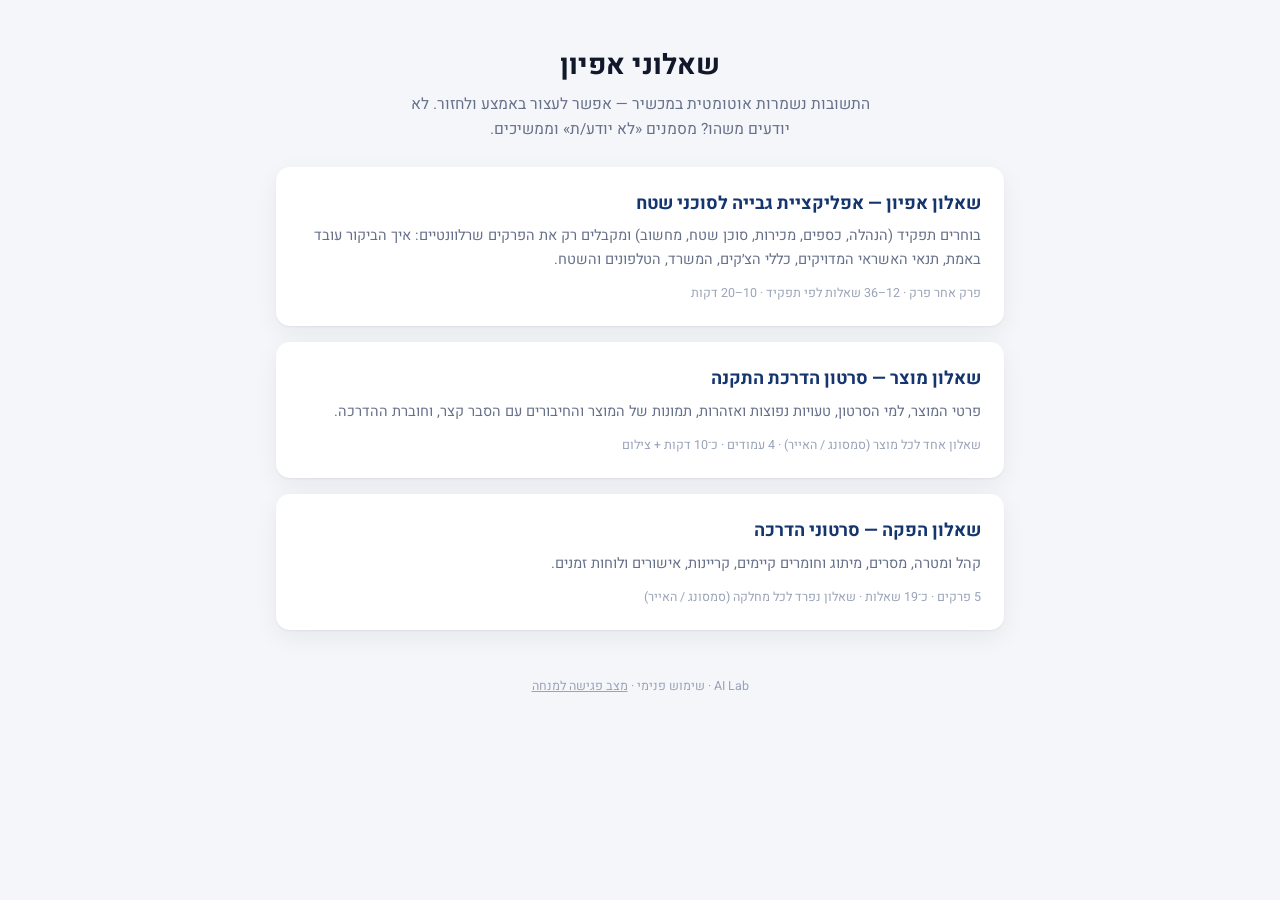
<file: index.html>
<!DOCTYPE html>
<html lang="he" dir="rtl">
<head>
<meta charset="utf-8">
<meta name="viewport" content="width=device-width, initial-scale=1">
<meta name="robots" content="noindex, nofollow">
<title>שאלוני לקוח — AI Lab</title>
<link rel="preconnect" href="https://fonts.googleapis.com">
<link rel="preconnect" href="https://fonts.gstatic.com" crossorigin>
<link href="https://fonts.googleapis.com/css2?family=Heebo:wght@400;500;600;800&display=swap" rel="stylesheet">
<link rel="stylesheet" href="shared.css">
</head>
<body>

<div class="wrap">
  <div class="hero">
    <h1>שאלוני אפיון</h1>
    <p>התשובות נשמרות אוטומטית במכשיר — אפשר לעצור באמצע ולחזור. לא יודעים משהו? מסמנים «לא יודע/ת» וממשיכים.</p>
  </div>

  <a class="card-link" href="app-spec.html">
    <h3>שאלון אפיון — אפליקציית גבייה לסוכני שטח</h3>
    <p>בוחרים תפקיד (הנהלה, כספים, מכירות, סוכן שטח, מחשוב) ומקבלים רק את הפרקים שרלוונטיים: איך הביקור עובד באמת, תנאי האשראי המדויקים, כללי הצ׳קים, המשרד, הטלפונים והשטח.</p>
    <p class="meta">פרק אחר פרק · 12–36 שאלות לפי תפקיד · 10–20 דקות</p>
  </a>

  <a class="card-link" href="install-video.html">
    <h3>שאלון מוצר — סרטון הדרכת התקנה</h3>
    <p>פרטי המוצר, למי הסרטון, טעויות נפוצות ואזהרות, תמונות של המוצר והחיבורים עם הסבר קצר, וחוברת ההדרכה.</p>
    <p class="meta">שאלון אחד לכל מוצר (סמסונג / האייר) · 4 עמודים · כ־10 דקות + צילום</p>
  </a>

  <a class="card-link" href="videos.html">
    <h3>שאלון הפקה — סרטוני הדרכה</h3>
    <p>קהל ומטרה, מסרים, מיתוג וחומרים קיימים, קריינות, אישורים ולוחות זמנים.</p>
    <p class="meta">5 פרקים · כ־19 שאלות · שאלון נפרד לכל מחלקה (סמסונג / האייר)</p>
  </a>

  <p class="footer">AI Lab · שימוש פנימי · <a href="app-spec.html?mode=meeting" style="color:inherit">מצב פגישה למנחה</a></p>
</div>

</body>
</html>
</file>
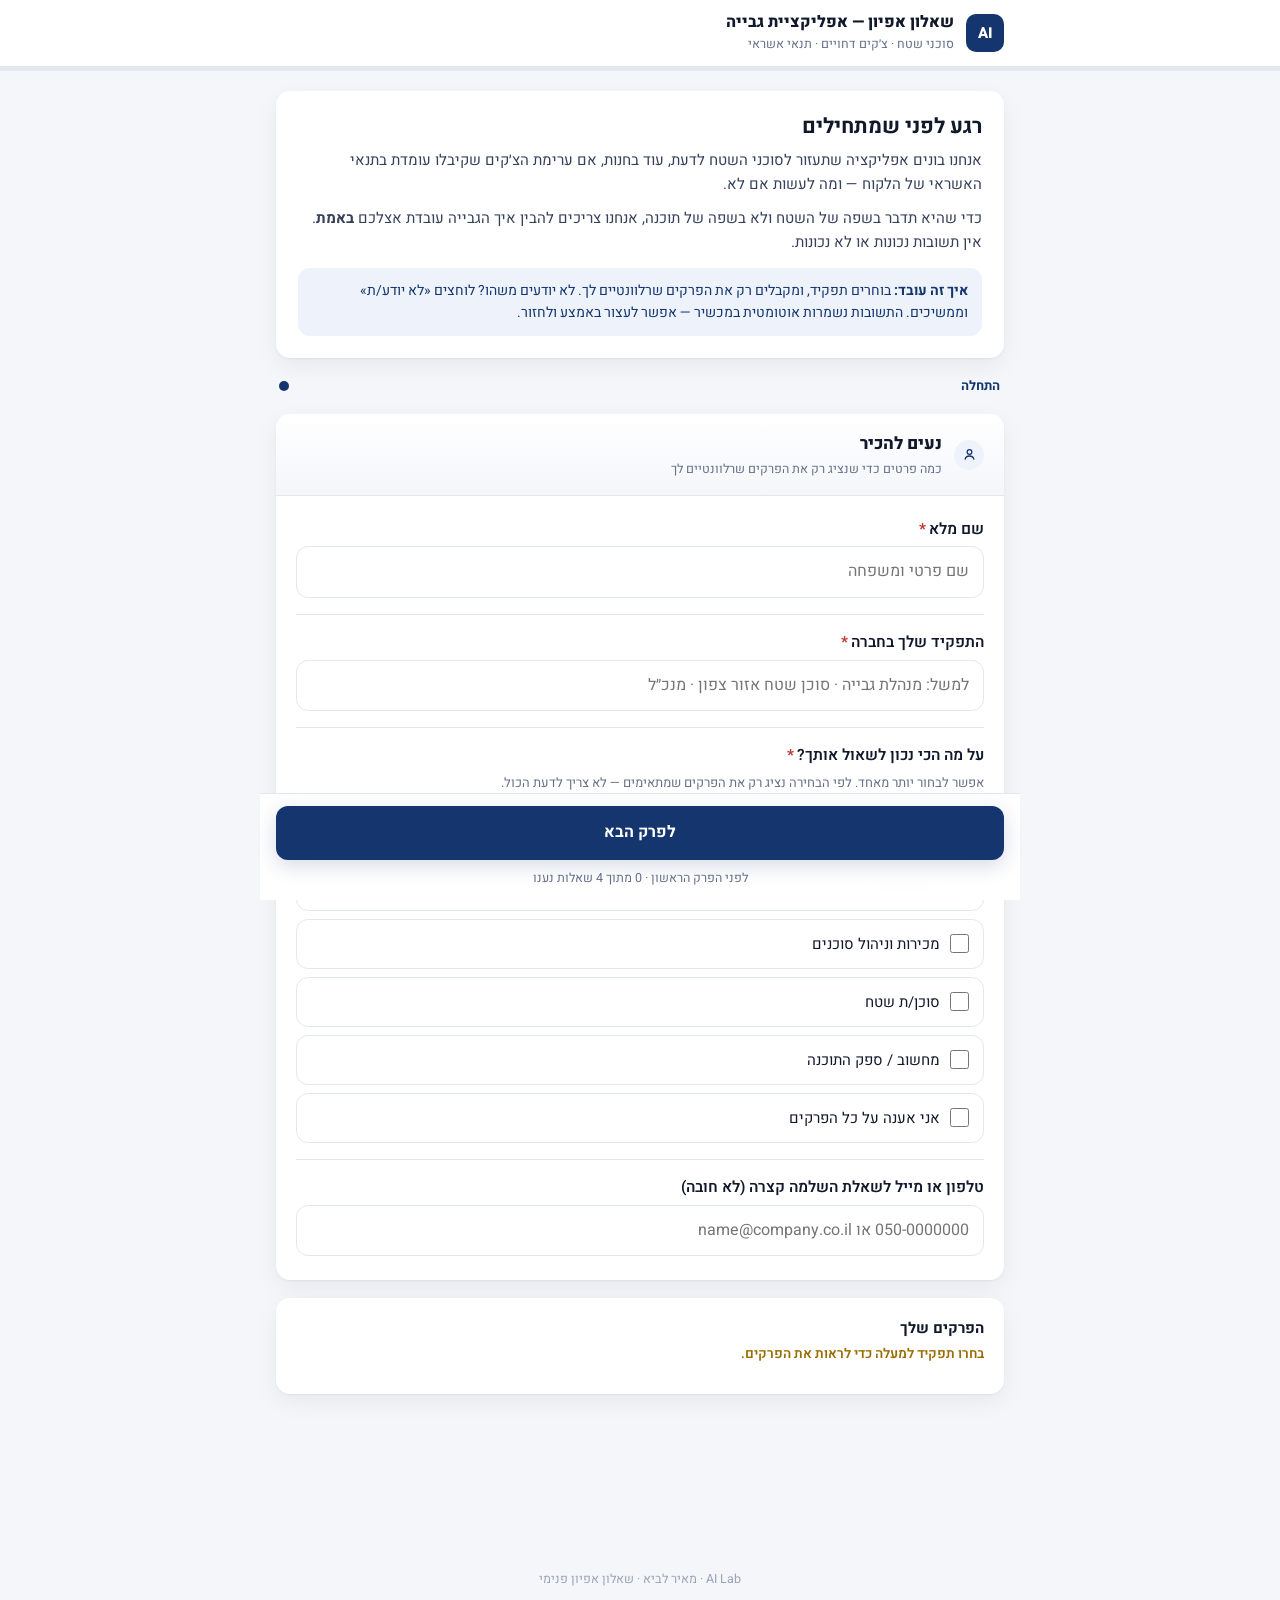
<file: app-spec.html>
<!DOCTYPE html>
<html lang="he" dir="rtl">
<head>
<meta charset="utf-8">
<meta name="viewport" content="width=device-width, initial-scale=1">
<meta name="robots" content="noindex, nofollow">
<title>שאלון אפיון — אפליקציית גבייה לסוכני שטח</title>
<link rel="preconnect" href="https://fonts.googleapis.com">
<link rel="preconnect" href="https://fonts.gstatic.com" crossorigin>
<link href="https://fonts.googleapis.com/css2?family=Heebo:wght@400;500;600;800&display=swap" rel="stylesheet">
<link rel="stylesheet" href="shared.css">
</head>
<body>

<header class="topbar">
  <div class="topbar-inner">
    <div class="brand-mark">AI</div>
    <div>
      <h1>שאלון אפיון — אפליקציית גבייה</h1>
      <p>סוכני שטח · צ׳קים דחויים · תנאי אשראי</p>
    </div>
  </div>
</header>
<div class="progress-track"><div class="progress-fill" id="progress"></div></div>

<div class="wrap">

  <!-- ------------------------------------------------------------ form -->
  <div class="screen active" id="screen-form">

    <div class="intro meeting-only">
      <h2>מצב פגישה</h2>
      <p>הפרקים מסודרים לפי סדר הפגישה: קודם הסוכן, אחר כך כספים, ובסוף הנהלה. ליד כל פרק כתוב מי עונה וכמה זמן להקדיש.</p>
      <div class="notice notice-info">
        <b>שום שאלה לא חובה.</b> אין תשובה ברורה? «לברר אחר כך» וממשיכים. בכל פרק יש שדה הערות חופשי.
        התשובות נשמרות אוטומטית, ואפשר להוריד עותק בכל רגע מהקישור שמתחת לכפתור.
      </div>
    </div>

    <div class="intro cfo-only">
      <h2>רז, תודה על הזמן</h2>
      <p>אנחנו בונים אפליקציה שתעזור לסוכני השטח לדעת, עוד בחנות, אם ערימת הצ׳קים שקיבלו עומדת בתנאי האשראי של הלקוח — ומה לעשות אם לא.</p>
      <p>השאלון מסודר לפי מה שאתה מכיר הכי טוב: קודם תנאי האשראי וכללי הצ׳קים, אחר כך המשרד והמערכות, מה האפליקציה צריכה להציג, ובסוף השטח והסוכנים. רוב השאלות הן בחירה בלחיצה, 20–25 דקות. התשובות שלך הן הבסיס לאפיון המלא. אין תשובות נכונות או לא נכונות — תאר איך זה עובד <b>באמת</b>.</p>
      <div class="notice notice-info">
        <b>לא יודע משהו?</b> לוחצים «לא יודע/ת» וממשיכים — נשלים עם מי שצריך.
        התשובות נשמרות אוטומטית במכשיר, אפשר לעצור באמצע ולחזור. בסוף לוחצים «שליחת השאלון».
      </div>
    </div>

    <div class="intro individual-only">
      <h2>רגע לפני שמתחילים</h2>
      <p>אנחנו בונים אפליקציה שתעזור לסוכני השטח לדעת, עוד בחנות, אם ערימת הצ׳קים שקיבלו עומדת בתנאי האשראי של הלקוח — ומה לעשות אם לא.</p>
      <p>כדי שהיא תדבר בשפה של השטח ולא בשפה של תוכנה, אנחנו צריכים להבין איך הגבייה עובדת אצלכם <b>באמת</b>. אין תשובות נכונות או לא נכונות.</p>
      <div class="notice notice-info">
        <b>איך זה עובד:</b> בוחרים תפקיד, ומקבלים רק את הפרקים שרלוונטיים לך.
        לא יודעים משהו? לוחצים «לא יודע/ת» וממשיכים. התשובות נשמרות אוטומטית במכשיר — אפשר לעצור באמצע ולחזור.
      </div>
    </div>

    <div id="form"></div>

    <div class="submit-bar">
      <div class="bar-row">
        <button class="btn btn-secondary" id="prevBtn" type="button" hidden>הקודם</button>
        <button class="btn btn-primary" id="submitBtn" type="button">לפרק הבא</button>
      </div>
      <p class="hint" id="counter"></p>
      <p class="hint meeting-only"><button class="linkbtn" type="button" data-action="download">שמירת עותק של מה שמולא עד כה</button></p>
    </div>
  </div>

  <!-- --------------------------------------------------------- success -->
  <div class="screen" id="screen-success">
    <div class="result-card">
      <div class="result-icon ok">✓</div>
      <h2>תודה! השאלון נשלח</h2>
      <p>התשובות הגיעו אלינו. נחזור אליכם עם סיכום האפיון ושאלות המשך, אם יהיו.</p>
      <div class="btn-row">
        <button class="btn btn-secondary" type="button" data-action="download">הורדת עותק של התשובות</button>
        <a class="btn btn-secondary" href="index.html">חזרה לרשימת השאלונים</a>
      </div>
    </div>
  </div>

  <!-- -------------------------------------------- fallback (no server) -->
  <div class="screen" id="screen-fallback">
    <div class="result-card wide">
      <div class="result-icon ok">✓</div>
      <h2>סיימתם! עכשיו רק לשלוח</h2>
      <p class="center">השאלון עדיין לא מחובר לשליחה אוטומטית, אז נשלח את התשובות בדרך פשוטה: הורידו את הקובץ ושלחו אותו למאיר במייל או בוואטסאפ, או לחצו «שליחה במייל».</p>
      <textarea class="summary" id="summaryBox" readonly aria-label="סיכום התשובות"></textarea>
      <div class="btn-row">
        <button class="btn btn-primary" type="button" data-action="download">הורדת קובץ התשובות</button>
        <a class="btn btn-secondary" id="mailBtn" href="#">שליחה במייל</a>
        <button class="btn btn-secondary" type="button" data-action="copy">העתקה</button>
      </div>
      <p class="center" style="margin-top:16px;font-size:13px;color:#9aa3b8">
        <button class="btn btn-secondary" id="fallbackBackBtn" type="button" style="min-height:40px;font-size:14px">חזרה לשאלון לתיקון</button>
      </p>
    </div>
  </div>

  <!-- ------------------------------------------------------------ fail -->
  <div class="screen" id="screen-fail">
    <div class="result-card">
      <div class="result-icon bad">!</div>
      <h2>השליחה נכשלה</h2>
      <p>התשובות שלכם <b>לא אבדו</b> — הן שמורות במכשיר. אפשר לנסות שוב, או להוריד עותק ולשלוח אותו ידנית.</p>
      <p style="font-size:13px;color:#9aa3b8;direction:ltr" id="failReason"></p>
      <div class="btn-row">
        <button class="btn btn-primary" id="retryBtn" type="button">חזרה לשאלון וניסיון נוסף</button>
        <button class="btn btn-secondary" type="button" data-action="download">הורדת עותק של התשובות</button>
      </div>
    </div>
  </div>

  <p class="footer">AI Lab · מאיר לביא · שאלון אפיון פנימי</p>
</div>

<script src="shared.js"></script>
<script src="app-spec.form.js"></script>
</body>
</html>
</file>
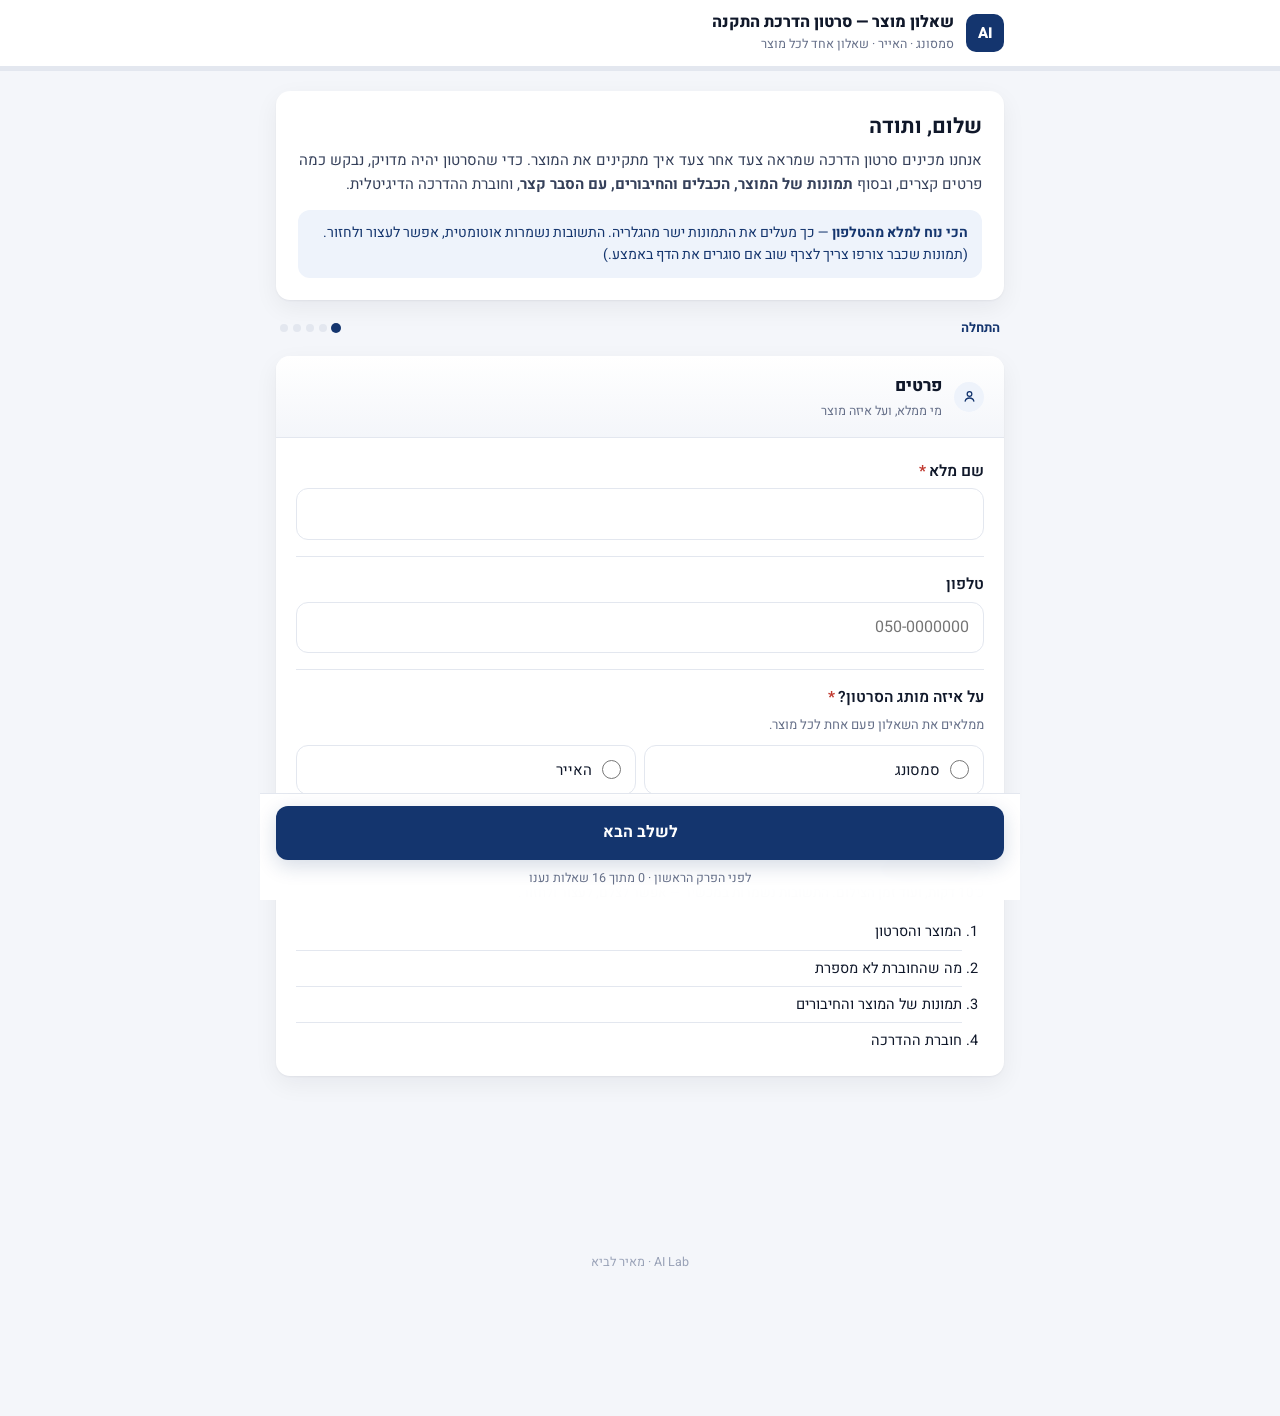
<file: install-video.html>
<!DOCTYPE html>
<html lang="he" dir="rtl">
<head>
<meta charset="utf-8">
<meta name="viewport" content="width=device-width, initial-scale=1">
<meta name="robots" content="noindex, nofollow">
<title>שאלון מוצר — סרטון הדרכת התקנה</title>
<link rel="preconnect" href="https://fonts.googleapis.com">
<link rel="preconnect" href="https://fonts.gstatic.com" crossorigin>
<link href="https://fonts.googleapis.com/css2?family=Heebo:wght@400;500;600;800&display=swap" rel="stylesheet">
<link rel="stylesheet" href="shared.css">
</head>
<body>

<header class="topbar">
  <div class="topbar-inner">
    <div class="brand-mark">AI</div>
    <div>
      <h1>שאלון מוצר — סרטון הדרכת התקנה</h1>
      <p>סמסונג · האייר · שאלון אחד לכל מוצר</p>
    </div>
  </div>
</header>
<div class="progress-track"><div class="progress-fill" id="progress"></div></div>

<div class="wrap">

  <!-- ------------------------------------------------------------ form -->
  <div class="screen active" id="screen-form">

    <div class="intro">
      <h2>שלום, ותודה</h2>
      <p>אנחנו מכינים סרטון הדרכה שמראה צעד אחר צעד איך מתקינים את המוצר. כדי שהסרטון יהיה מדויק, נבקש כמה פרטים קצרים, ובסוף <b>תמונות של המוצר, הכבלים והחיבורים, עם הסבר קצר</b>, וחוברת ההדרכה הדיגיטלית.</p>
      <div class="notice notice-info">
        <b>הכי נוח למלא מהטלפון</b> — כך מעלים את התמונות ישר מהגלריה.
        התשובות נשמרות אוטומטית, אפשר לעצור ולחזור. (תמונות שכבר צורפו צריך לצרף שוב אם סוגרים את הדף באמצע.)
      </div>
    </div>

    <div id="form"></div>

    <div class="submit-bar">
      <div class="bar-row">
        <button class="btn btn-secondary" id="prevBtn" type="button" hidden>הקודם</button>
        <button class="btn btn-primary" id="submitBtn" type="button">לשלב הבא</button>
      </div>
      <p class="hint" id="counter"></p>
    </div>
  </div>

  <!-- --------------------------------------------------------- success -->
  <div class="screen" id="screen-success">
    <div class="result-card">
      <div class="result-icon ok">✓</div>
      <h2>תודה! הכול התקבל</h2>
      <p>התשובות והתמונות הגיעו אלינו. אם נצטרך הבהרה על שלב מסוים, נתקשר.</p>
      <div class="btn-row">
        <button class="btn btn-secondary" type="button" data-action="download">הורדת עותק של התשובות</button>
      </div>
      <p style="margin-top:18px;font-size:14px;color:#667089">יש עוד מוצר? טענו את הדף מחדש ובחרו את המותג השני.</p>
    </div>
  </div>

  <!-- -------------------------------------------- fallback (no server) -->
  <div class="screen" id="screen-fallback">
    <div class="result-card wide">
      <div class="result-icon ok">✓</div>
      <h2>סיימתם! עכשיו רק לשלוח</h2>
      <p class="center">השליחה האוטומטית עדיין לא פעילה. הורידו את קובץ התשובות ושלחו אותו למאיר, <b>יחד עם התמונות</b>, בוואטסאפ או במייל.</p>
      <textarea class="summary" id="summaryBox" readonly aria-label="סיכום התשובות"></textarea>
      <div class="btn-row">
        <button class="btn btn-primary" type="button" data-action="download">הורדת קובץ התשובות</button>
        <a class="btn btn-secondary" id="mailBtn" href="#">שליחה במייל</a>
        <button class="btn btn-secondary" type="button" data-action="copy">העתקה</button>
      </div>
      <p class="center" style="margin-top:16px">
        <button class="btn btn-secondary" id="fallbackBackBtn" type="button" style="min-height:40px;font-size:14px">חזרה לשאלון</button>
      </p>
    </div>
  </div>

  <!-- ------------------------------------------------------------ fail -->
  <div class="screen" id="screen-fail">
    <div class="result-card">
      <div class="result-icon bad">!</div>
      <h2>השליחה נכשלה</h2>
      <p>התשובות <b>לא אבדו</b>. בדקו שיש קליטה ונסו שוב. אם זה חוזר, הורידו עותק ושלחו למאיר בוואטסאפ יחד עם התמונות.</p>
      <p style="font-size:13px;color:#9aa3b8;direction:ltr" id="failReason"></p>
      <div class="btn-row">
        <button class="btn btn-primary" id="retryBtn" type="button">חזרה וניסיון נוסף</button>
        <button class="btn btn-secondary" type="button" data-action="download">הורדת עותק של התשובות</button>
      </div>
    </div>
  </div>

  <p class="footer">AI Lab · מאיר לביא</p>
</div>

<script src="shared.js"></script>
<script src="install-video.form.js"></script>
</body>
</html>
</file>
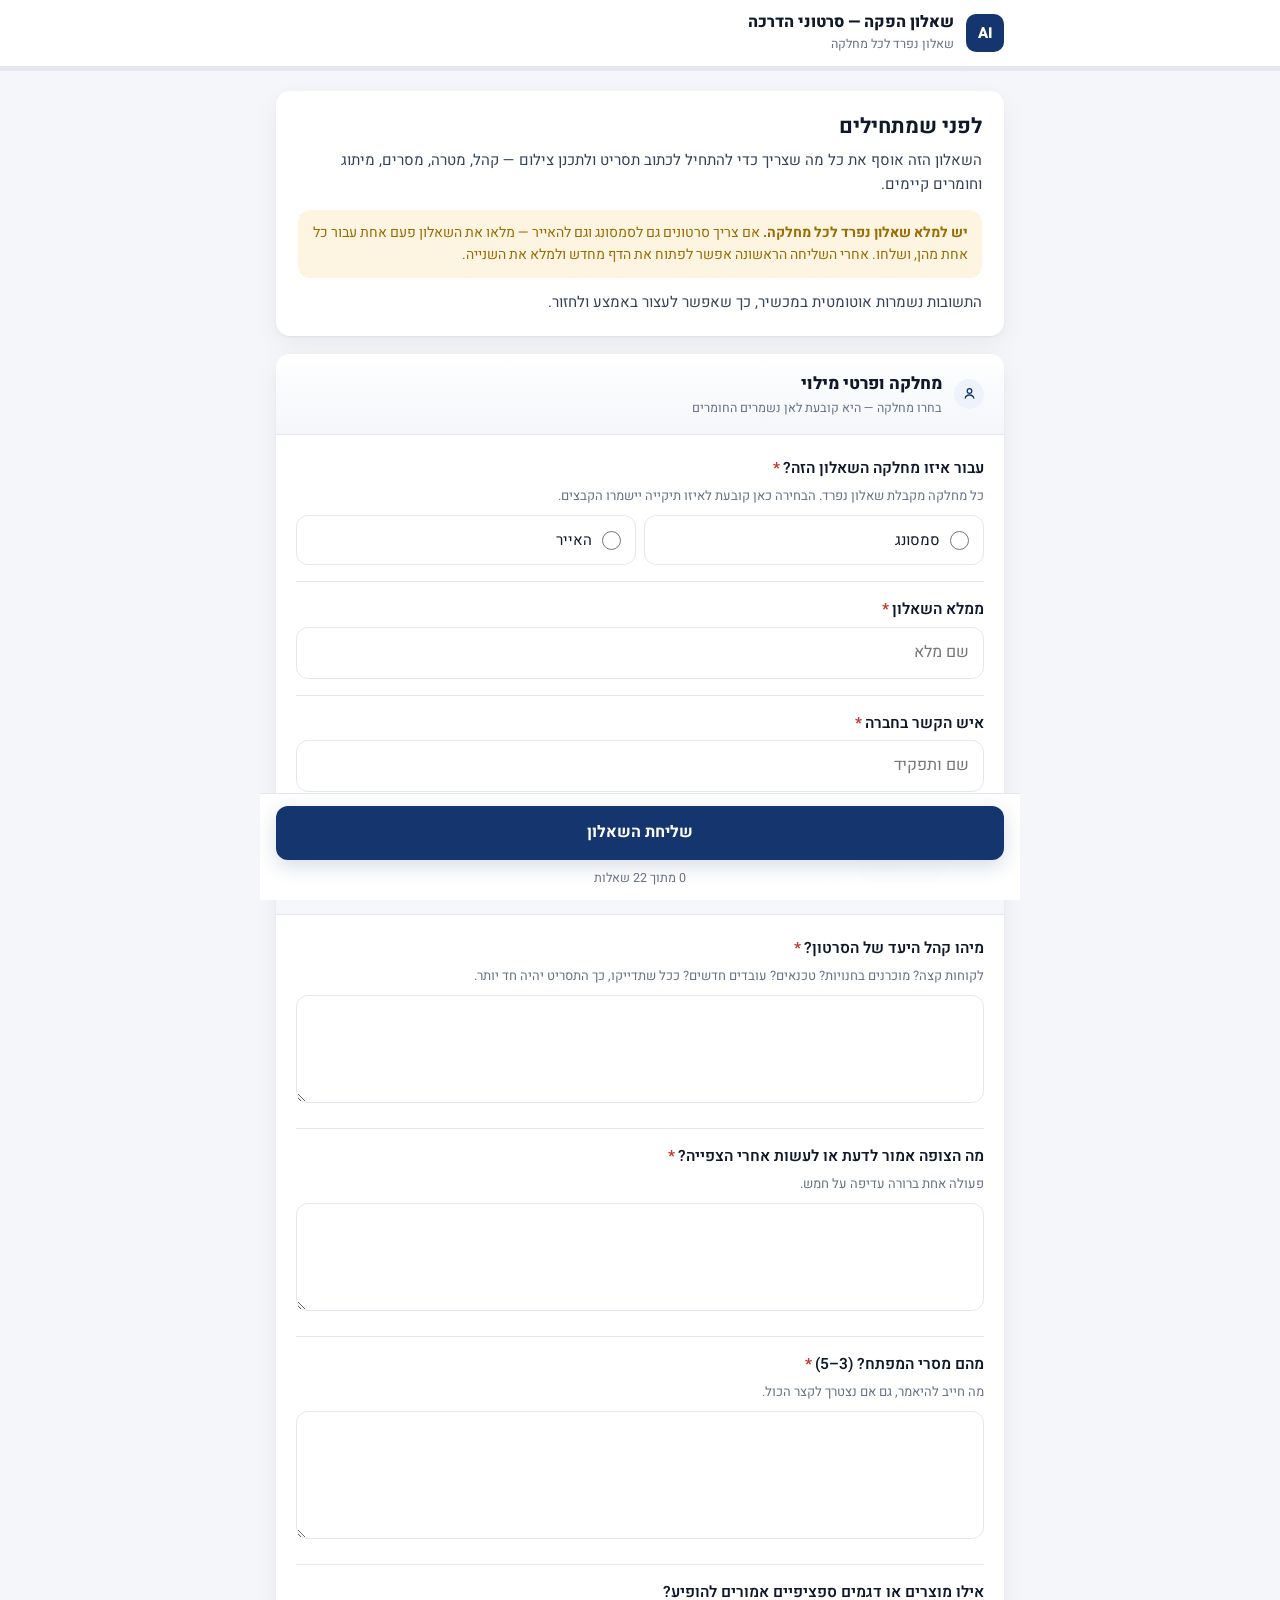
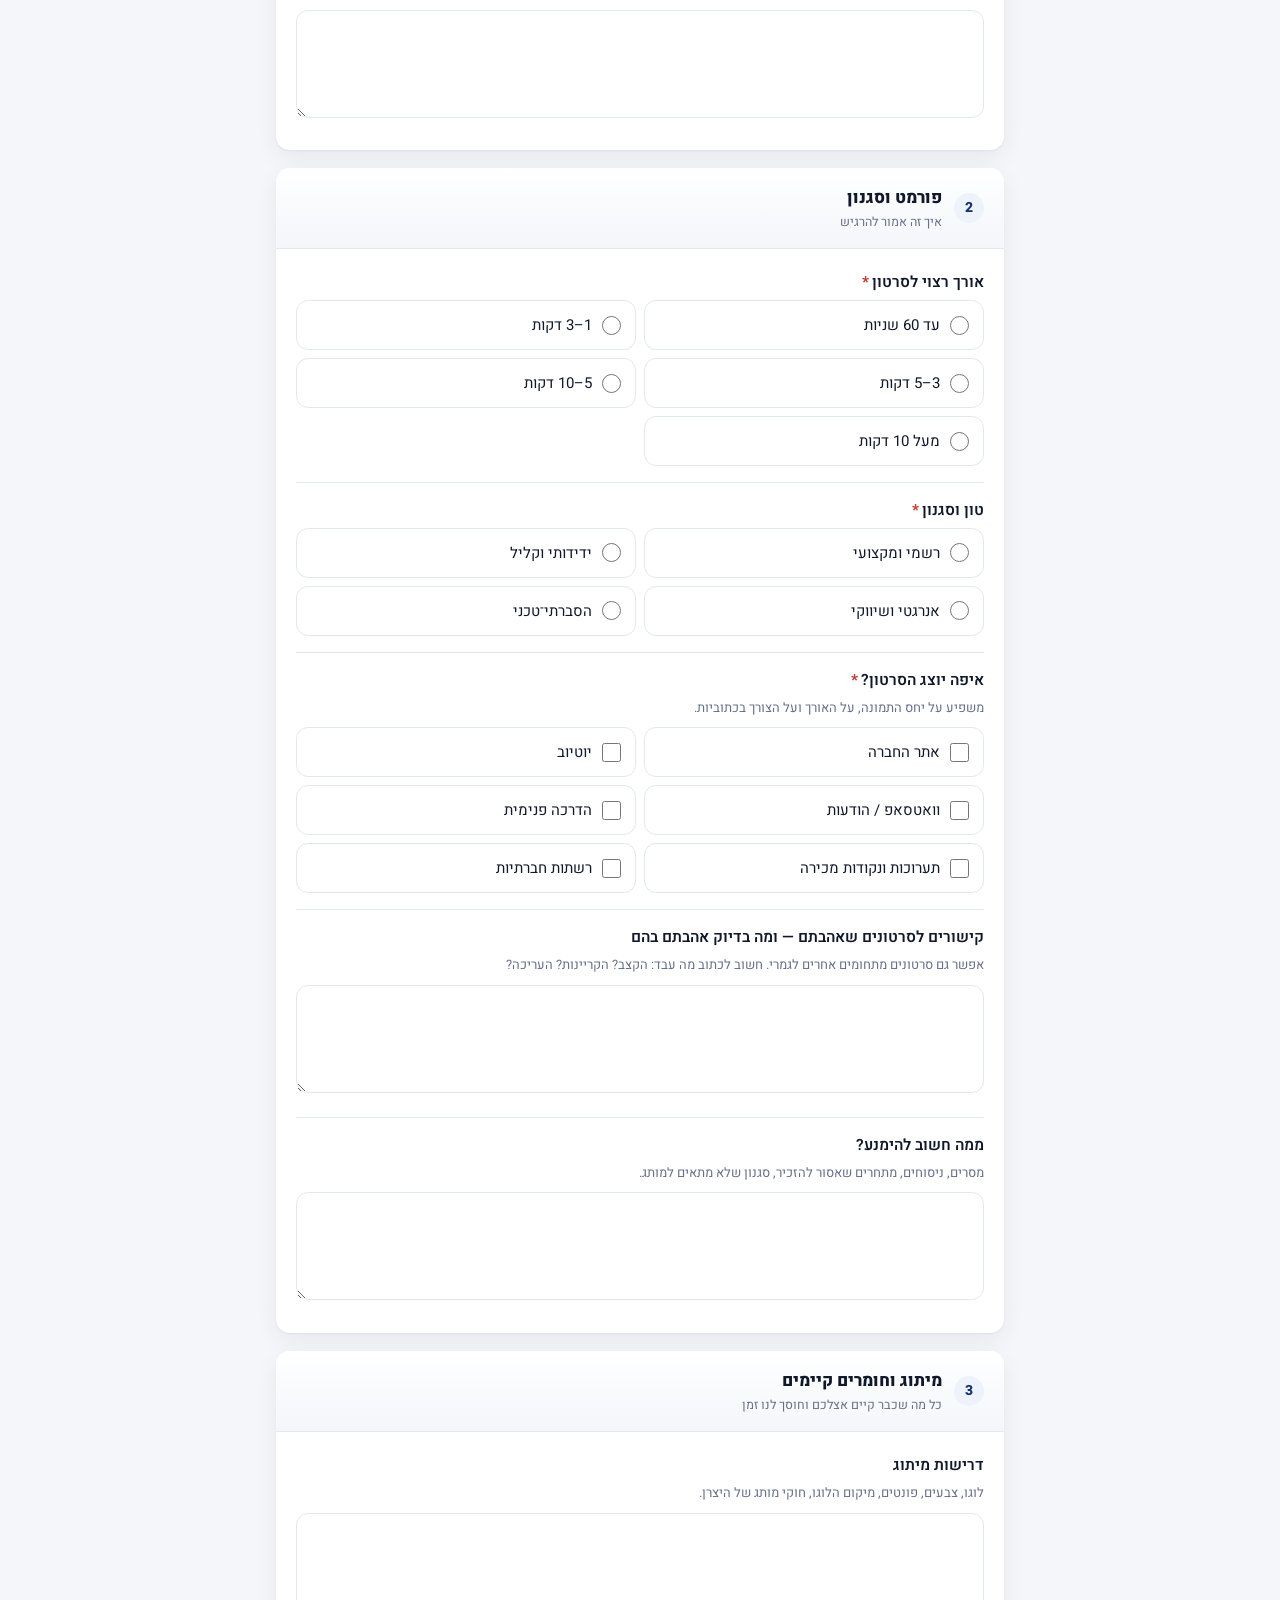
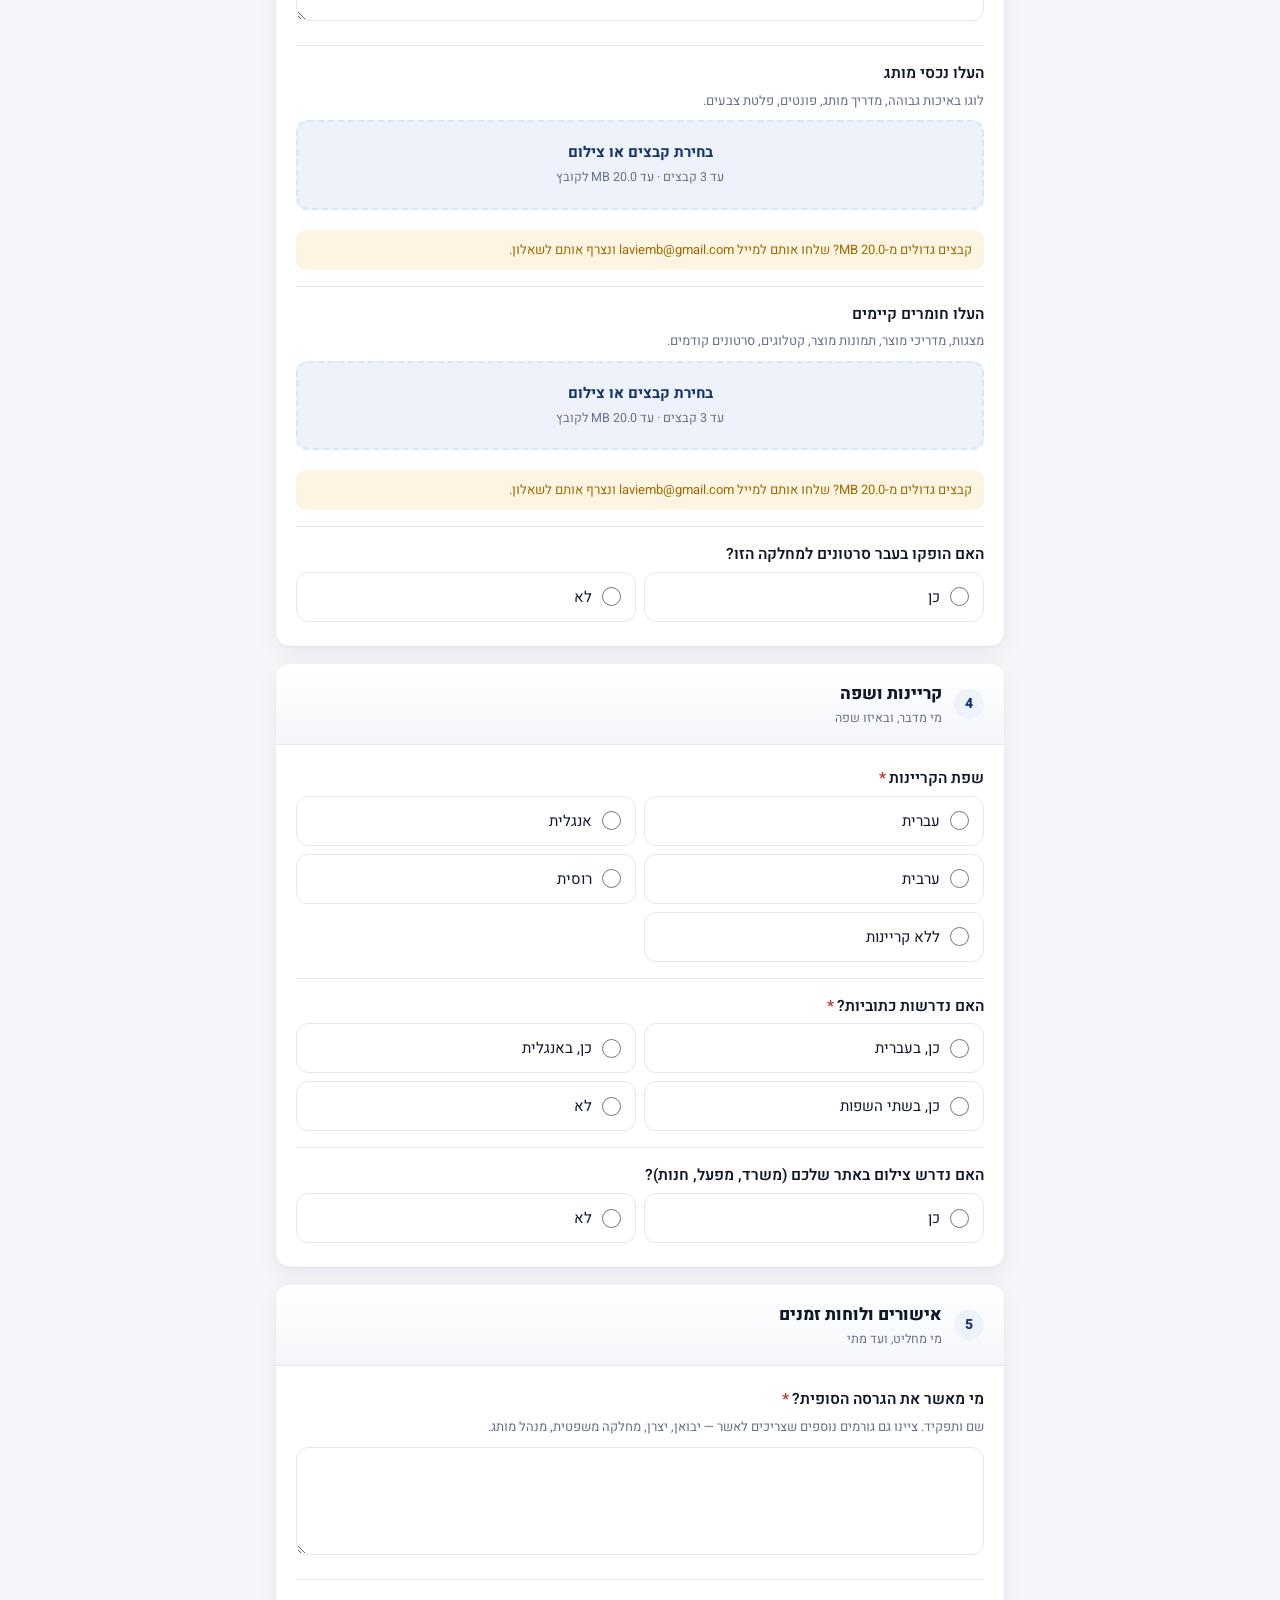
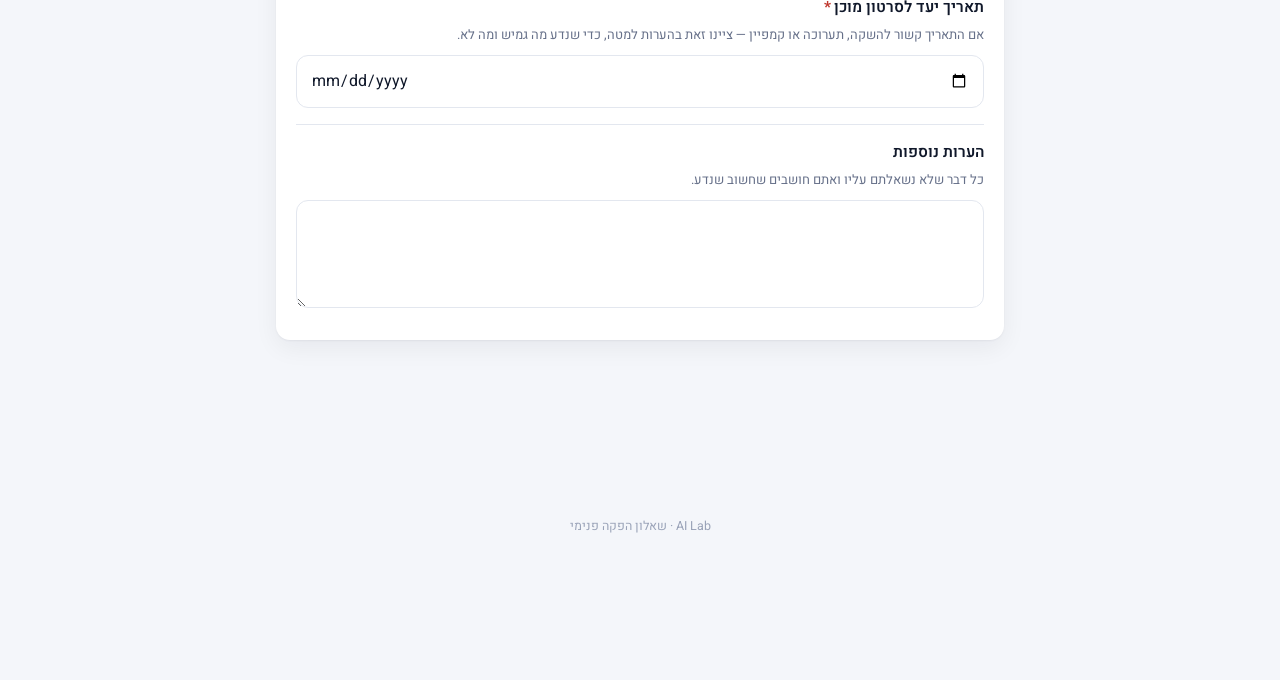
<file: videos.html>
<!DOCTYPE html>
<html lang="he" dir="rtl">
<head>
<meta charset="utf-8">
<meta name="viewport" content="width=device-width, initial-scale=1">
<meta name="robots" content="noindex, nofollow">
<title>שאלון הפקה — סרטוני הדרכה</title>
<link rel="preconnect" href="https://fonts.googleapis.com">
<link rel="preconnect" href="https://fonts.gstatic.com" crossorigin>
<link href="https://fonts.googleapis.com/css2?family=Heebo:wght@400;500;600;800&display=swap" rel="stylesheet">
<link rel="stylesheet" href="shared.css">
</head>
<body>

<header class="topbar">
  <div class="topbar-inner">
    <div class="brand-mark">AI</div>
    <div>
      <h1>שאלון הפקה — סרטוני הדרכה</h1>
      <p>שאלון נפרד לכל מחלקה</p>
    </div>
  </div>
</header>
<div class="progress-track"><div class="progress-fill" id="progress"></div></div>

<div class="wrap">

  <div class="screen active" id="screen-form">

    <div class="intro">
      <h2>לפני שמתחילים</h2>
      <p>השאלון הזה אוסף את כל מה שצריך כדי להתחיל לכתוב תסריט ולתכנן צילום — קהל, מטרה, מסרים, מיתוג וחומרים קיימים.</p>
      <div class="notice notice-warn">
        <b>יש למלא שאלון נפרד לכל מחלקה.</b>
        אם צריך סרטונים גם לסמסונג וגם להאייר — מלאו את השאלון פעם אחת עבור כל אחת מהן,
        ושלחו. אחרי השליחה הראשונה אפשר לפתוח את הדף מחדש ולמלא את השנייה.
      </div>
      <p style="margin-top:12px">התשובות נשמרות אוטומטית במכשיר, כך שאפשר לעצור באמצע ולחזור.</p>
    </div>

    <div id="form"></div>

    <div class="submit-bar">
      <button class="btn btn-primary btn-block" id="submitBtn" type="button">שליחת השאלון</button>
      <p class="hint" id="counter"></p>
    </div>
  </div>

  <div class="screen" id="screen-success">
    <div class="result-card">
      <div class="result-icon ok">✓</div>
      <h2>השאלון נשלח בהצלחה</h2>
      <p>התשובות נשמרו והקבצים הועלו לתיקייה של המחלקה.</p>
      <p><b>צריך למלא גם עבור המחלקה השנייה?</b></p>
      <p style="margin-top:18px">
        <a class="btn btn-primary" href="videos.html">מילוי שאלון למחלקה נוספת</a>
      </p>
      <p style="margin-top:10px"><a class="btn btn-secondary" href="index.html">חזרה לרשימת השאלונים</a></p>
    </div>
  </div>

  <div class="screen" id="screen-fail">
    <div class="result-card">
      <div class="result-icon bad">!</div>
      <h2>השליחה נכשלה</h2>
      <p>התשובות שלכם <b>לא אבדו</b> — הן שמורות במכשיר. אפשר לנסות שוב.</p>
      <p style="font-size:13px;color:#9aa3b8;direction:ltr" id="failReason"></p>
      <p style="margin-top:22px"><button class="btn btn-primary" id="retryBtn" type="button">חזרה לשאלון וניסיון נוסף</button></p>
    </div>
  </div>

  <p class="footer">AI Lab · שאלון הפקה פנימי</p>
</div>

<script src="shared.js"></script>
<script>
const FORM = {
  storageKey: "videos",
  submitLabel: "שליחת השאלון",
  hasConditionals: true,
  metaTitle: "מחלקה ופרטי מילוי",
  metaSub: "בחרו מחלקה — היא קובעת לאן נשמרים החומרים",

  // The department chosen at the top routes the whole submission: which Drive
  // folder the files land in, and how the row is labelled in the sheet.
  resolveFormId: function (s) {
    return s.department === "האייר" ? "video_haier" : "video_samsung";
  },

  metaQuestions: [
    { key: "department", type: "single", required: true, cols2: true,
      label: "עבור איזו מחלקה השאלון הזה?",
      help: "כל מחלקה מקבלת שאלון נפרד. הבחירה כאן קובעת לאיזו תיקייה יישמרו הקבצים.",
      options: ["סמסונג", "האייר"] },
    { key: "filledBy", type: "short", label: "ממלא השאלון", required: true,
      placeholder: "שם מלא" },
    { key: "clientContact", type: "short", label: "איש הקשר בחברה", required: true,
      placeholder: "שם ותפקיד" },
  ],

  sections: [
    /* --------------------------------------------------- 1. קהל ומטרה */
    {
      title: "קהל ומטרה",
      sub: "למי מדברים, ובשביל מה",
      questions: [
        { key: "audience", type: "long", required: true, rows: 3,
          label: "מיהו קהל היעד של הסרטון?",
          help: "לקוחות קצה? מוכרנים בחנויות? טכנאים? עובדים חדשים? ככל שתדייקו, כך התסריט יהיה חד יותר." },

        { key: "goal", type: "long", required: true, rows: 3,
          label: "מה הצופה אמור לדעת או לעשות אחרי הצפייה?",
          help: "פעולה אחת ברורה עדיפה על חמש." },

        { key: "key_messages", type: "long", required: true, rows: 4,
          label: "מהם מסרי המפתח? (3–5)",
          help: "מה חייב להיאמר, גם אם נצטרך לקצר הכול." },

        { key: "products", type: "long", rows: 3,
          label: "אילו מוצרים או דגמים ספציפיים אמורים להופיע?" },
      ],
    },

    /* ------------------------------------------------- 2. פורמט וסגנון */
    {
      title: "פורמט וסגנון",
      sub: "איך זה אמור להרגיש",
      questions: [
        { key: "length", type: "single", required: true,
          label: "אורך רצוי לסרטון",
          options: ["עד 60 שניות", "1–3 דקות", "3–5 דקות", "5–10 דקות", "מעל 10 דקות"],
          cols2: true },

        { key: "tone", type: "single", required: true,
          label: "טון וסגנון",
          options: ["רשמי ומקצועי", "ידידותי וקליל", "אנרגטי ושיווקי", "הסברתי־טכני"],
          cols2: true },

        { key: "platforms", type: "multi", required: true,
          label: "איפה יוצג הסרטון?",
          help: "משפיע על יחס התמונה, על האורך ועל הצורך בכתוביות.",
          options: ["אתר החברה", "יוטיוב", "וואטסאפ / הודעות", "הדרכה פנימית", "תערוכות ונקודות מכירה", "רשתות חברתיות"],
          cols2: true },

        { key: "reference_videos", type: "long", rows: 3,
          label: "קישורים לסרטונים שאהבתם — ומה בדיוק אהבתם בהם",
          help: "אפשר גם סרטונים מתחומים אחרים לגמרי. חשוב לכתוב מה עבד: הקצב? הקריינות? העריכה?" },

        { key: "avoid", type: "long", rows: 3,
          label: "ממה חשוב להימנע?",
          help: "מסרים, ניסוחים, מתחרים שאסור להזכיר, סגנון שלא מתאים למותג." },
      ],
    },

    /* ------------------------------------------------ 3. מיתוג וחומרים */
    {
      title: "מיתוג וחומרים קיימים",
      sub: "כל מה שכבר קיים אצלכם וחוסך לנו זמן",
      questions: [
        { key: "branding_rules", type: "long", rows: 3,
          label: "דרישות מיתוג",
          help: "לוגו, צבעים, פונטים, מיקום הלוגו, חוקי מותג של היצרן." },

        { key: "brand_assets", type: "file", driveNote: true,
          accept: "image/*,.pdf,.ai,.eps,.zip,.ttf,.otf",
          label: "העלו נכסי מותג",
          help: "לוגו באיכות גבוהה, מדריך מותג, פונטים, פלטת צבעים." },

        { key: "existing_materials", type: "file", driveNote: true,
          accept: "image/*,video/*,.pdf,.ppt,.pptx,.doc,.docx,.zip",
          label: "העלו חומרים קיימים",
          help: "מצגות, מדריכי מוצר, תמונות מוצר, קטלוגים, סרטונים קודמים." },

        { key: "has_previous_videos", type: "yesno", cols2: true,
          label: "האם הופקו בעבר סרטונים למחלקה הזו?" },

        { key: "previous_videos_feedback", type: "long", rows: 3,
          label: "מה עבד ומה לא עבד בסרטונים הקודמים?",
          showIf: function (s) { return s.has_previous_videos === "כן"; } },
      ],
    },

    /* ------------------------------------------------ 4. קריינות ושפה */
    {
      title: "קריינות ושפה",
      sub: "מי מדבר, ובאיזו שפה",
      questions: [
        { key: "voiceover_language", type: "single", required: true,
          label: "שפת הקריינות",
          options: ["עברית", "אנגלית", "ערבית", "רוסית", "ללא קריינות"],
          cols2: true },

        { key: "voiceover_gender", type: "single",
          label: "העדפת מגדר לקריינות",
          options: ["קריין", "קריינית", "לא משנה"],
          cols2: true,
          showIf: function (s) { return s.voiceover_language && s.voiceover_language !== "ללא קריינות"; } },

        { key: "subtitles", type: "single", required: true,
          label: "האם נדרשות כתוביות?",
          options: ["כן, בעברית", "כן, באנגלית", "כן, בשתי השפות", "לא"],
          cols2: true },

        { key: "on_camera", type: "yesno", cols2: true,
          label: "האם נדרש צילום באתר שלכם (משרד, מפעל, חנות)?" },

        { key: "location_details", type: "long", rows: 2,
          label: "היכן מתבצע הצילום, ומי איש הקשר במקום?",
          showIf: function (s) { return s.on_camera === "כן"; } },
      ],
    },

    /* -------------------------------------------- 5. אישורים ולוחות זמנים */
    {
      title: "אישורים ולוחות זמנים",
      sub: "מי מחליט, ועד מתי",
      questions: [
        { key: "approver", type: "long", required: true, rows: 2,
          label: "מי מאשר את הגרסה הסופית?",
          help: "שם ותפקיד. ציינו גם גורמים נוספים שצריכים לאשר — יבואן, יצרן, מחלקה משפטית, מנהל מותג." },

        { key: "deadline", type: "date", required: true,
          label: "תאריך יעד לסרטון מוכן",
          help: "אם התאריך קשור להשקה, תערוכה או קמפיין — ציינו זאת בהערות למטה, כדי שנדע מה גמיש ומה לא." },

        { key: "notes", type: "long", rows: 3,
          label: "הערות נוספות",
          help: "כל דבר שלא נשאלתם עליו ואתם חושבים שחשוב שנדע." },
      ],
    },
  ],
};

buildForm(FORM);
</script>
</body>
</html>
</file>
<file: shared.css>
/* ---------------------------------------------------------------------------
   Client onboarding questionnaires — shared styles.
   Hebrew / RTL, mobile-first. These forms are filled side by side with a
   client's contact person on a phone or a laptop, so touch targets are large
   and nothing depends on hover.
   --------------------------------------------------------------------------- */

:root {
  --brand: #14356e;
  --brand-700: #1b4691;
  --brand-50: #eef3fb;
  --brand-100: #dbe6f7;
  --ink-900: #10182a;
  --ink-700: #35405a;
  --ink-500: #667089;
  --ink-300: #9aa3b8;
  --ink-100: #e3e7ef;
  --ink-50: #f4f6fa;
  --ok: #0e7c5a;
  --ok-bg: #e8f6f0;
  --danger: #c0392f;
  --danger-bg: #fdecea;
  --warn: #9a6b00;
  --warn-bg: #fdf5e2;
  --radius: 14px;
  --shadow: 0 1px 2px rgba(16, 24, 42, 0.05), 0 8px 24px rgba(16, 24, 42, 0.06);
  --shadow-lift: 0 6px 20px rgba(20, 53, 110, 0.18);
}

* { box-sizing: border-box; }

html { -webkit-text-size-adjust: 100%; scroll-behavior: smooth; }

body {
  margin: 0;
  font-family: "Heebo", "Rubik", -apple-system, "Segoe UI", Arial, sans-serif;
  background: var(--ink-50);
  color: var(--ink-900);
  line-height: 1.6;
  -webkit-font-smoothing: antialiased;
}

.num { font-variant-numeric: tabular-nums; }

/* Numbers and Latin runs inside Hebrew text keep their own direction. */
.ltr { direction: ltr; unicode-bidi: isolate; display: inline-block; }

/* --------------------------------------------------------------- app shell */

.wrap { max-width: 760px; margin: 0 auto; padding: 0 16px 120px; }

.topbar {
  position: sticky;
  top: 0;
  z-index: 40;
  background: rgba(255, 255, 255, 0.94);
  backdrop-filter: blur(10px);
  border-bottom: 1px solid var(--ink-100);
}

.topbar-inner {
  max-width: 760px;
  margin: 0 auto;
  padding: 12px 16px;
  display: flex;
  align-items: center;
  gap: 12px;
}

.brand-mark {
  width: 38px; height: 38px; flex: 0 0 38px;
  border-radius: 10px;
  background: var(--brand);
  color: #fff;
  display: grid; place-items: center;
  font-weight: 800; font-size: 15px;
}

.topbar h1 { font-size: 16px; margin: 0; font-weight: 800; line-height: 1.25; }
.topbar p { margin: 2px 0 0; font-size: 12.5px; color: var(--ink-500); }

/* Progress bar sits directly under the sticky bar. */
.progress-track { height: 4px; background: var(--ink-100); }
.progress-fill {
  height: 100%; width: 0%;
  background: var(--brand);
  transition: width 0.3s ease;
}

/* ------------------------------------------------------------------- intro */

.intro {
  background: #fff;
  border-radius: var(--radius);
  box-shadow: var(--shadow);
  padding: 22px;
  margin-top: 20px;
}

.intro h2 { margin: 0 0 8px; font-size: 21px; line-height: 1.3; }
.intro p { margin: 0 0 10px; color: var(--ink-700); font-size: 15px; }
.intro p:last-child { margin-bottom: 0; }

.notice {
  border-radius: 12px;
  padding: 12px 14px;
  font-size: 14px;
  line-height: 1.55;
  margin-top: 14px;
}
.notice-info { background: var(--brand-50); color: var(--brand); }
.notice-warn { background: var(--warn-bg); color: var(--warn); }

/* ---------------------------------------------------------------- sections */

.section {
  background: #fff;
  border-radius: var(--radius);
  box-shadow: var(--shadow);
  margin-top: 18px;
  overflow: hidden;
}

.section-head {
  padding: 16px 20px;
  border-bottom: 1px solid var(--ink-100);
  background: linear-gradient(180deg, #fff, var(--ink-50));
  display: flex;
  align-items: center;
  gap: 12px;
}

.section-num {
  width: 30px; height: 30px; flex: 0 0 30px;
  border-radius: 50%;
  background: var(--brand-50);
  color: var(--brand);
  display: grid; place-items: center;
  font-weight: 800; font-size: 14px;
}

.section-head h3 { margin: 0; font-size: 17px; font-weight: 800; }
.section-head .sub { margin: 1px 0 0; font-size: 12.5px; color: var(--ink-500); font-weight: 400; }

.section-body { padding: 6px 20px 20px; }

/* --------------------------------------------------------------- questions */

.q { padding: 16px 0; border-bottom: 1px solid var(--ink-100); }
.q:last-child { border-bottom: 0; padding-bottom: 4px; }

.q-label {
  display: block;
  font-weight: 600;
  font-size: 15.5px;
  margin-bottom: 4px;
  color: var(--ink-900);
}

.req { color: var(--danger); margin-inline-start: 3px; font-weight: 700; }

.q-help {
  font-size: 13px;
  color: var(--ink-500);
  margin: 0 0 10px;
  line-height: 1.5;
}

input[type="text"],
input[type="date"],
input[type="number"],
textarea,
select {
  width: 100%;
  font: inherit;
  font-size: max(16px, 1rem); /* below 16px iOS zooms the viewport on focus */
  color: var(--ink-900);
  background: #fff;
  border: 1.5px solid var(--ink-100);
  border-radius: 12px;
  padding: 12px 14px;
  outline: none;
  transition: border-color 0.15s, box-shadow 0.15s;
}

input[type="text"]:focus,
input[type="date"]:focus,
input[type="number"]:focus,
textarea:focus,
select:focus {
  border-color: var(--brand-700);
  box-shadow: 0 0 0 4px var(--brand-100);
}

textarea { min-height: 108px; resize: vertical; line-height: 1.6; }

input.invalid, textarea.invalid, .options.invalid {
  border-color: var(--danger);
  box-shadow: 0 0 0 4px var(--danger-bg);
}

.err {
  display: none;
  color: var(--danger);
  font-size: 13px;
  margin-top: 6px;
  font-weight: 600;
}
.err.show { display: block; }

/* ------------------------------------------------------- radios / checkbox */

.options { display: grid; gap: 8px; border-radius: 12px; }
.options.cols-2 { grid-template-columns: 1fr; }
@media (min-width: 560px) { .options.cols-2 { grid-template-columns: 1fr 1fr; } }

.opt {
  display: flex;
  align-items: center;
  gap: 10px;
  padding: 12px 14px;
  border: 1.5px solid var(--ink-100);
  border-radius: 12px;
  cursor: pointer;
  background: #fff;
  transition: border-color 0.15s, background 0.15s;
  font-size: 15px;
  -webkit-tap-highlight-color: transparent;
}
.opt:hover { background: var(--ink-50); }
.opt input { accent-color: var(--brand); width: 19px; height: 19px; flex: 0 0 19px; margin: 0; }
.opt.checked { border-color: var(--brand-700); background: var(--brand-50); font-weight: 600; }

/* --------------------------------------------------------------- file input */

.file-drop {
  display: block;
  border: 2px dashed var(--brand-100);
  border-radius: 12px;
  background: var(--brand-50);
  padding: 18px;
  text-align: center;
  cursor: pointer;
  transition: background 0.15s, border-color 0.15s;
}
.file-drop:hover { background: var(--brand-100); }
.file-drop strong { color: var(--brand); display: block; font-size: 15px; }
.file-drop span { font-size: 12.5px; color: var(--ink-500); }
.file-drop input { display: none; }

.chips { display: flex; flex-wrap: wrap; gap: 8px; margin-top: 10px; }

.chip {
  display: inline-flex;
  align-items: center;
  gap: 8px;
  background: #fff;
  border: 1.5px solid var(--ink-100);
  border-radius: 999px;
  padding: 7px 8px 7px 12px;
  font-size: 13px;
  max-width: 100%;
}
.chip .name { overflow: hidden; text-overflow: ellipsis; white-space: nowrap; max-width: 190px; }
.chip .size { color: var(--ink-500); font-variant-numeric: tabular-nums; flex: none; }
.chip button {
  border: 0; background: var(--ink-50); color: var(--ink-500);
  width: 22px; height: 22px; border-radius: 50%;
  cursor: pointer; font-size: 15px; line-height: 1;
  display: grid; place-items: center; flex: none;
}
.chip button:hover { background: var(--danger-bg); color: var(--danger); }

.drive-note {
  margin-top: 10px;
  font-size: 13px;
  background: var(--warn-bg);
  color: var(--warn);
  border-radius: 10px;
  padding: 10px 12px;
  line-height: 1.5;
}
.drive-note a { color: inherit; font-weight: 700; }

/* ----------------------------------------------------------------- buttons */

.btn {
  display: inline-flex;
  align-items: center;
  justify-content: center;
  gap: 8px;
  font: inherit;
  font-weight: 700;
  font-size: 16px;
  border: 0;
  border-radius: 12px;
  padding: 0 22px;
  min-height: 54px;
  cursor: pointer;
  text-decoration: none;
  transition: background 0.15s, transform 0.08s;
  -webkit-tap-highlight-color: transparent;
}
.btn:active { transform: scale(0.99); }
.btn-primary { background: var(--brand); color: #fff; box-shadow: var(--shadow-lift); }
.btn-primary:hover { background: var(--brand-700); }
.btn-primary:disabled { opacity: 0.55; cursor: default; box-shadow: none; }
.btn-secondary { background: #fff; color: var(--ink-700); border: 1.5px solid var(--ink-100); }
.btn-secondary:hover { background: var(--ink-50); }
.btn-block { width: 100%; }

.submit-bar {
  position: sticky;
  bottom: 0;
  background: rgba(255, 255, 255, 0.96);
  backdrop-filter: blur(10px);
  border-top: 1px solid var(--ink-100);
  padding: 12px 16px calc(12px + env(safe-area-inset-bottom));
  margin: 22px -16px 0;
}
.submit-bar .hint {
  text-align: center;
  font-size: 12.5px;
  color: var(--ink-500);
  margin: 8px 0 0;
}

/* ------------------------------------------------------------------ states */

.screen { display: none; }
.screen.active { display: block; }

.result-card {
  background: #fff;
  border-radius: var(--radius);
  box-shadow: var(--shadow);
  padding: 40px 24px;
  text-align: center;
  margin-top: 40px;
}
.result-icon {
  width: 66px; height: 66px; margin: 0 auto 18px;
  border-radius: 50%;
  display: grid; place-items: center;
  font-size: 30px;
}
.result-icon.ok { background: var(--ok-bg); color: var(--ok); }
.result-icon.bad { background: var(--danger-bg); color: var(--danger); }
.result-card h2 { margin: 0 0 8px; font-size: 22px; }
.result-card p { color: var(--ink-700); margin: 0 auto 6px; max-width: 440px; }

.spinner {
  width: 19px; height: 19px;
  border: 2.5px solid rgba(255, 255, 255, 0.35);
  border-top-color: #fff;
  border-radius: 50%;
  animation: spin 0.7s linear infinite;
}
@keyframes spin { to { transform: rotate(360deg); } }

/* Draft-restored toast */
.toast {
  position: fixed;
  bottom: 92px;
  inset-inline: 0;
  margin: 0 auto;
  width: max-content;
  max-width: calc(100% - 32px);
  background: var(--ink-900);
  color: #fff;
  padding: 12px 18px;
  border-radius: 12px;
  font-size: 14px;
  font-weight: 600;
  box-shadow: var(--shadow-lift);
  z-index: 60;
  animation: rise 0.3s ease both;
}
.toast.warn { background: var(--warn); }
@keyframes rise { from { opacity: 0; transform: translateY(10px); } }

/* ----------------------------------------------------------------- landing */

.hero { text-align: center; padding: 48px 0 8px; }
.hero h1 { font-size: 28px; margin: 0 0 10px; line-height: 1.25; }
.hero p { color: var(--ink-500); margin: 0 auto; max-width: 460px; font-size: 15.5px; }

.card-link {
  display: block;
  background: #fff;
  border-radius: var(--radius);
  box-shadow: var(--shadow);
  padding: 22px;
  margin-top: 16px;
  text-decoration: none;
  color: inherit;
  border: 1.5px solid transparent;
  transition: border-color 0.15s, box-shadow 0.15s, transform 0.08s;
}
.card-link:hover { border-color: var(--brand-100); box-shadow: var(--shadow-lift); }
.card-link:active { transform: scale(0.995); }
.card-link h3 { margin: 0 0 6px; font-size: 18px; color: var(--brand); }
.card-link p { margin: 0; color: var(--ink-500); font-size: 14.5px; }
.card-link .meta { margin-top: 12px; font-size: 12.5px; color: var(--ink-300); }

.footer { text-align: center; color: var(--ink-300); font-size: 12.5px; padding: 34px 0 12px; }

@media (prefers-reduced-motion: reduce) {
  * { animation-duration: 0.01ms !important; transition-duration: 0.01ms !important; }
}

/* ====================================================================
   Wizard mode (one chapter per screen), "לא יודע/ת" toggle, fallback
   ==================================================================== */

.step-head {
  display: flex;
  align-items: center;
  justify-content: space-between;
  gap: 12px;
  margin-top: 18px;
  padding: 0 4px;
}
.step-label { font-size: 13px; font-weight: 700; color: var(--brand); }
.step-dots { display: flex; gap: 5px; flex-wrap: wrap; justify-content: flex-end; }
.step-dots .dot {
  width: 8px; height: 8px; border-radius: 50%;
  background: var(--ink-100);
  transition: background 0.2s, transform 0.2s;
}
.step-dots .dot.done { background: var(--brand-100); }
.step-dots .dot.on { background: var(--brand); transform: scale(1.25); }

.section-intro {
  margin: 14px 0 2px;
  padding: 12px 14px;
  background: var(--brand-50);
  color: var(--brand);
  border-radius: 12px;
  font-size: 14px;
  line-height: 1.55;
}

.q-example {
  font-size: 13px;
  color: var(--ink-500);
  margin: -4px 0 10px;
  font-style: normal;
}
.q-example::before { content: "↳ "; color: var(--ink-300); }

/* The "I don't know" toggle: looks like a quiet link, becomes a chip when on. */
.skip {
  display: inline-flex;
  align-items: center;
  margin-top: 8px;
  font: inherit;
  font-size: 13px;
  color: var(--ink-500);
  background: none;
  border: 1.5px solid transparent;
  border-radius: 999px;
  padding: 5px 10px;
  cursor: pointer;
  text-decoration: underline dotted;
  text-underline-offset: 3px;
  -webkit-tap-highlight-color: transparent;
}
.skip:hover { color: var(--brand); }
.skip.on {
  text-decoration: none;
  background: var(--warn-bg);
  color: var(--warn);
  border-color: #efdca6;
  font-weight: 700;
}
.q-unknown .q-label { color: var(--ink-500); }
.options.muted .opt { opacity: 0.45; }
input:disabled, textarea:disabled { background: var(--ink-50); color: var(--ink-300); }

/* Chapter overview shown under the role picker on the first step. */
.overview {
  background: #fff;
  border-radius: var(--radius);
  box-shadow: var(--shadow);
  margin-top: 18px;
  padding: 18px 20px;
}
.overview h4 { margin: 0 0 4px; font-size: 15px; }
.overview p { margin: 0 0 10px; font-size: 13.5px; color: var(--ink-500); }
.overview ol { margin: 0; padding-inline-start: 22px; }
.overview li { padding: 6px 0; border-bottom: 1px solid var(--ink-100); font-size: 14.5px; }
.overview li:last-child { border-bottom: 0; }
.overview li small { color: var(--ink-500); margin-inline-start: 6px; }
.overview .empty { color: var(--warn); font-weight: 600; }

/* Sticky bar: "הקודם" next to the primary button in wizard mode. */
.bar-row { display: flex; gap: 10px; align-items: stretch; }
.bar-row .btn-primary { flex: 1; }
#prevBtn { min-width: 96px; padding: 0 16px; }
#prevBtn[hidden] { display: none; }

/* Fallback / copy screen */
.summary {
  width: 100%;
  min-height: 260px;
  font: inherit;
  font-size: 13.5px;
  line-height: 1.55;
  color: var(--ink-700);
  background: var(--ink-50);
  border: 1.5px solid var(--ink-100);
  border-radius: 12px;
  padding: 12px 14px;
  resize: vertical;
  text-align: start;
}
.btn-row { display: flex; flex-wrap: wrap; gap: 10px; justify-content: center; margin-top: 18px; }
.btn-row .btn { min-height: 48px; font-size: 15px; }
.result-card.wide { text-align: start; }
.result-card.wide h2, .result-card.wide > p.center { text-align: center; }

/* ====================================================================
   Meeting mode (facilitator fills in live over Zoom)
   ==================================================================== */

.meeting-only { display: none; }
body.meeting .meeting-only { display: block; }
body.meeting .individual-only { display: none; }
body.meeting .req { display: none; }          /* nothing is required in a meeting */

.who {
  margin: 4px 0 0;
  font-size: 12.5px;
  font-weight: 600;
  color: var(--ok);
}

.jump-wrap { margin-top: 10px; }
select.jump {
  width: 100%;
  font: inherit;
  font-size: 15px;
  font-weight: 600;
  color: var(--brand);
  background: #fff;
  border: 1.5px solid var(--brand-100);
  border-radius: 12px;
  padding: 10px 14px;
  outline: none;
  cursor: pointer;
}
select.jump:focus { border-color: var(--brand-700); box-shadow: 0 0 0 4px var(--brand-100); }

.linkbtn {
  font: inherit;
  font-size: 13px;
  font-weight: 600;
  color: var(--brand);
  background: none;
  border: 0;
  padding: 4px 6px;
  cursor: pointer;
  text-decoration: underline;
  text-underline-offset: 3px;
}

.agenda { margin: 8px 0 0; padding: 0; list-style: none; }
.agenda li {
  display: flex; justify-content: space-between; gap: 10px;
  padding: 7px 0; border-bottom: 1px solid var(--ink-100); font-size: 14px;
}
.agenda li:last-child { border-bottom: 0; }
.agenda li span:last-child { color: var(--ink-500); white-space: nowrap; }

/* CFO mode: one named respondent, no role step */
.cfo-only { display: none; }
body.cfo .cfo-only { display: block; }
body.cfo .individual-only { display: none; }

/* Photo step: photo(s) + one-line caption in one block */
.photostep { display: grid; gap: 10px; }
.photostep .caption { min-height: 64px; }
.file-drop.busy { opacity: 0.6; pointer-events: none; }
.file-drop.busy strong::after { content: " · מכווץ תמונות…"; font-weight: 400; }

/* ?preview=1 */
.preview-bar {
  position: sticky; top: 0; z-index: 50;
  background: var(--warn); color: #fff;
  text-align: center; font-size: 13px; font-weight: 700;
  padding: 7px 12px;
}
body.preview .topbar { top: 31px; }
</file>
